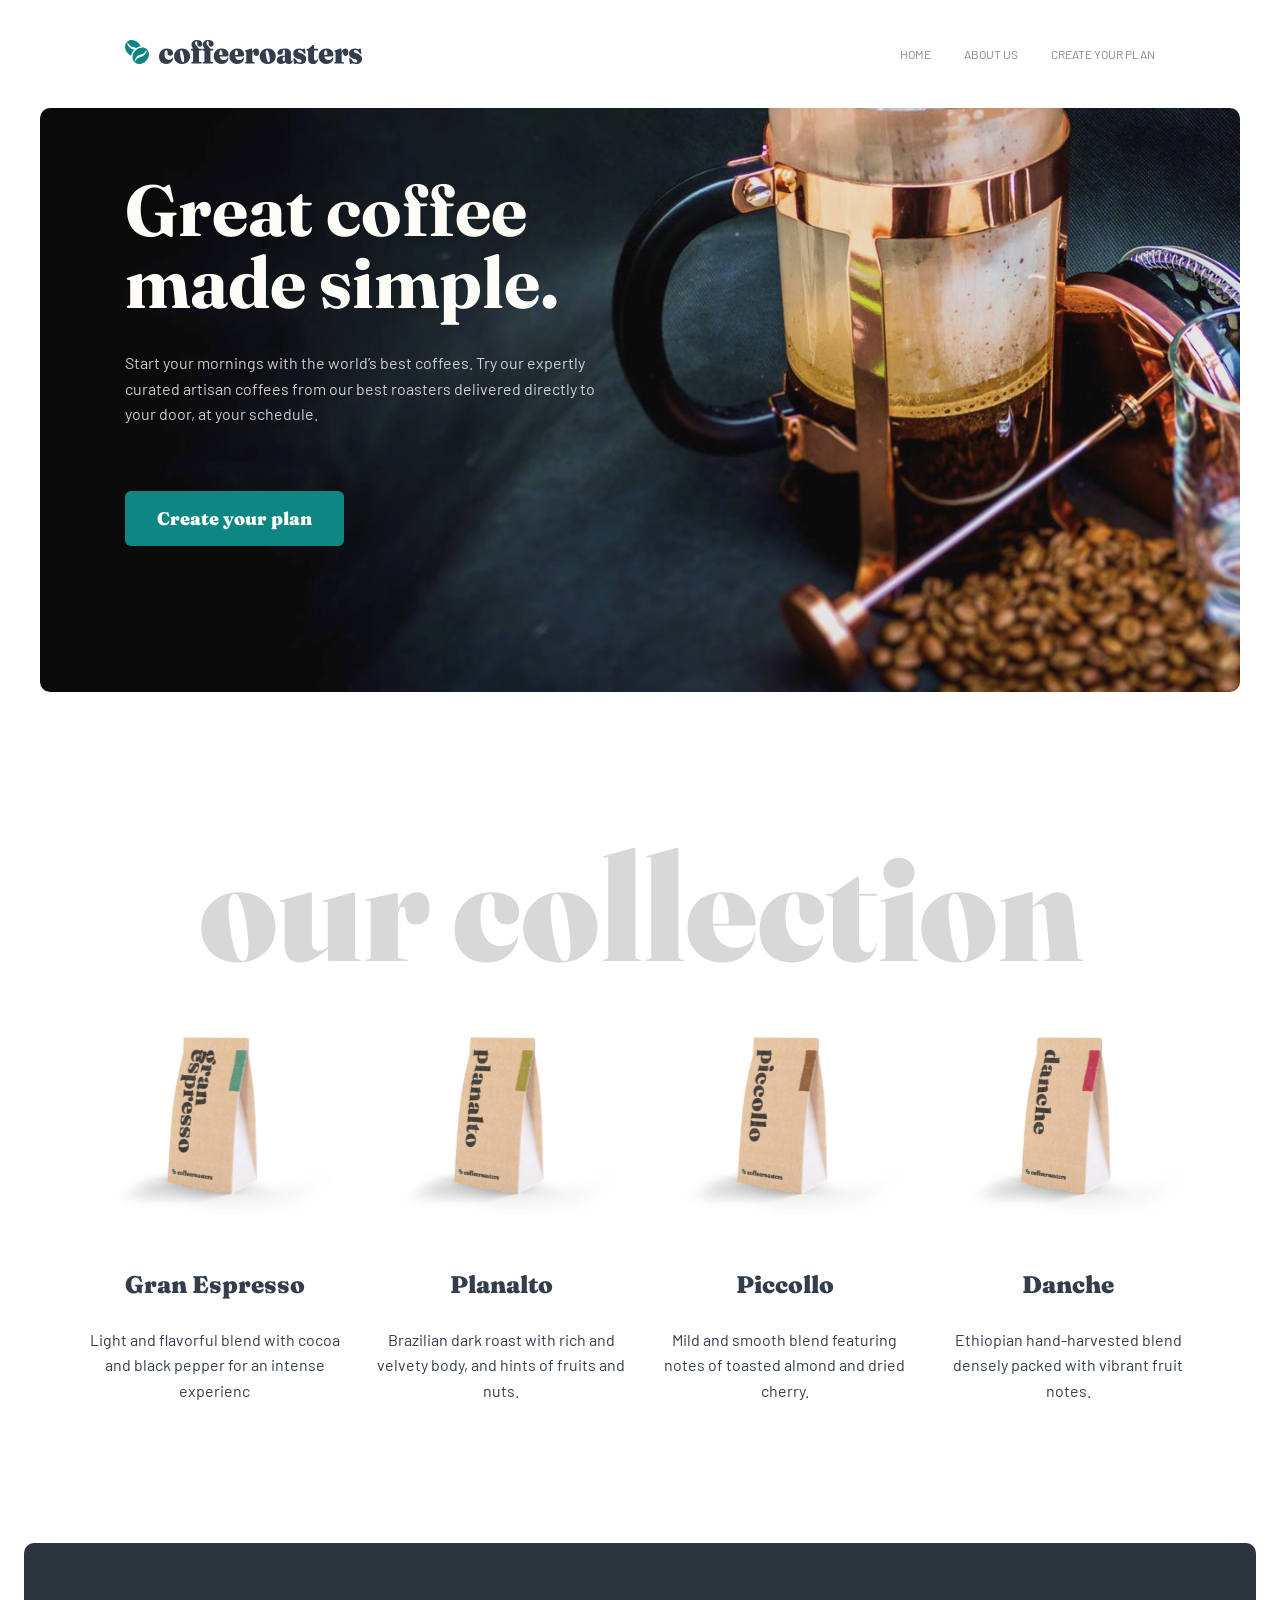
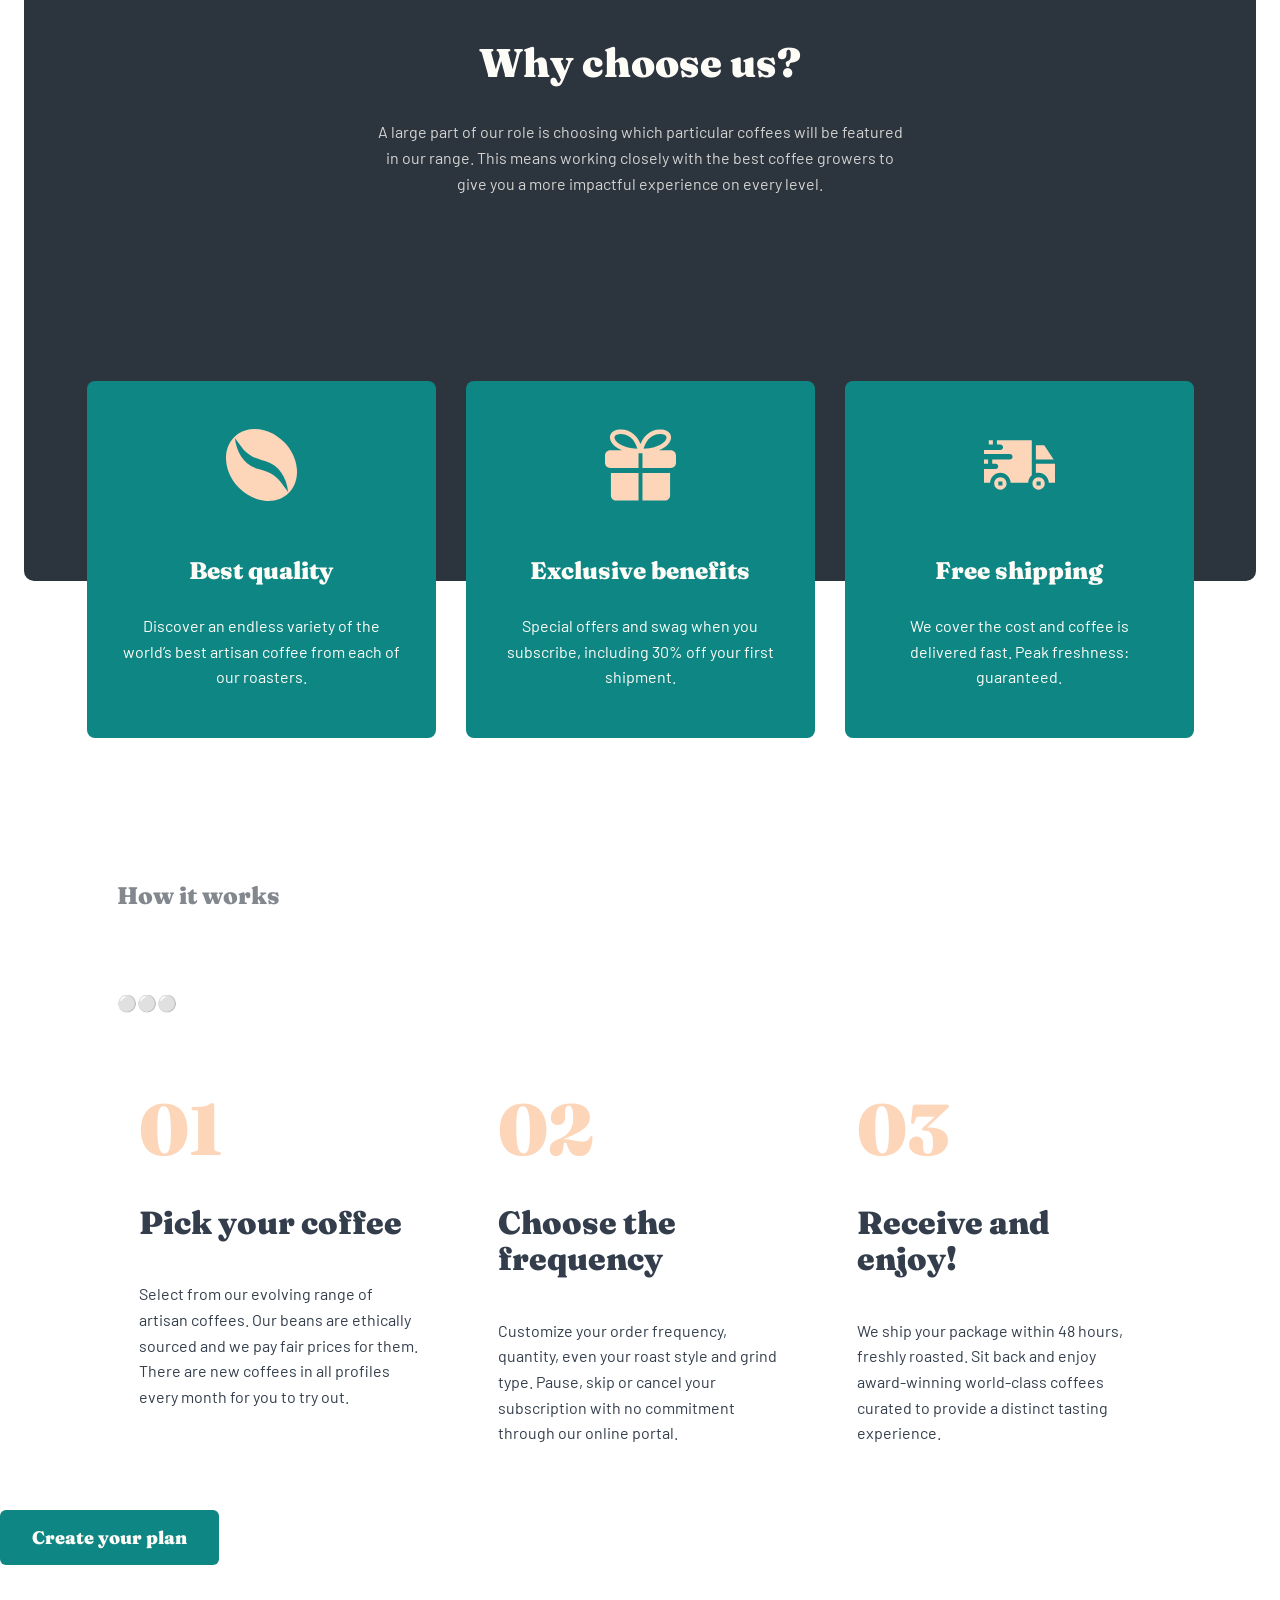
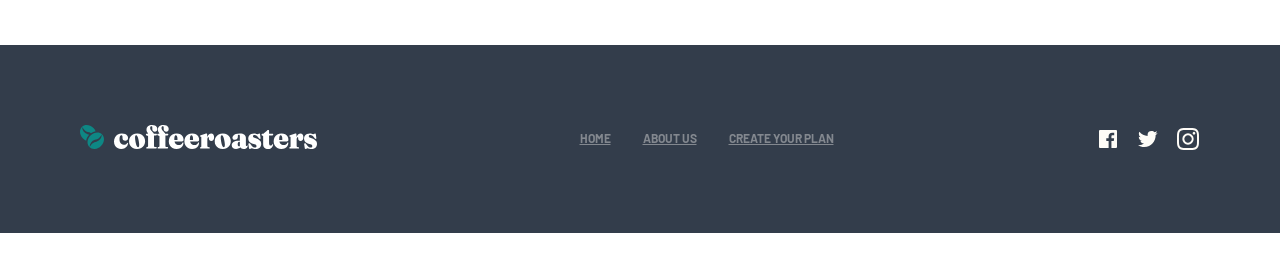
<file: index.Html>
<!DOCTYPE html>
<html lang="en">
<head>
    <meta charset="UTF-8">
    <meta name="viewport" content="width=device-width, initial-scale=1.0">
    <title>Document</title>
    <link rel="stylesheet" href="./styles/style.css">
</head>
<body>
    <header>
        <svg class="nav-icon" xmlns="http://www.w3.org/2000/svg" width="1.2em" height="1em" viewBox="0 0 1536 1280">
	<path d="M0 0h1536v1280H0z" fill="none" />
	<path fill="currentColor" d="M1536 1088v128q0 26-19 45t-45 19H64q-26 0-45-19t-19-45v-128q0-26 19-45t45-19h1408q26 0 45 19t19 45m0-512v128q0 26-19 45t-45 19H64q-26 0-45-19T0 704V576q0-26 19-45t45-19h1408q26 0 45 19t19 45m0-512v128q0 26-19 45t-45 19H64q-26 0-45-19T0 192V64q0-26 19-45T64 0h1408q26 0 45 19t19 45" />
</svg>
        <div class="logo">
            <img src="./images/Logo.svg" alt="logo">
        </div>
        <nav>
            <a href="">HOME</a>
            <a href="">ABOUT US</a>
            <a href="">CREATE YOUR PLAN</a>
        </nav>
    </header>
<section class="hero-section">
    <div class="hero-content">
        
    <h1> Great coffee made simple. </h1>
        <p> Start your mornings with the world’s best coffees. Try our expertly curated artisan coffees from our best roasters delivered directly to your door, at your schedule. </p>
    <button> Create your plan </button>
    </div>
</section>
<section class="collection-section">
        <h2 class="collection-title">our collection</h2>
        <div class="collection-item">
            <div class="collection-card">
             <img src="./images/Gran Espresso.svg" alt="Gran Espresso">
             <h3>Gran Espresso</h3>
             <p>Light and flavorful blend with cocoa and black pepper for an intense experienc</p>
            </div>
            <div class="collection-card">
             <img src="./images/Planalto.svg" alt="Planalto">
             <h3>Planalto</h3>
             <p>Brazilian dark roast with rich and velvety body, and hints of fruits and nuts.</p>
            </div>
            <div class="collection-card">
             <img src="./images/Piccollo.svg" alt="Piccollo">
             <h3>Piccollo</h3>
             <p>Mild and smooth blend featuring notes of toasted almond and dried cherry.</p>
            </div>
            <div class="collection-card">
             <img src="./images/Danche.svg" alt="Danche">
             <h3>Danche</h3>
             <p>Ethiopian hand-harvested blend densely packed with vibrant fruit notes.</p>
        </div>
    </section>
    <section class="section">
        <div class="header">
            <h2>Why choose us?</h2>
            <p>A large part of our role is choosing which particular coffees will be featured  in
                 our range. This means working closely with the best coffee growers to give you 
                 a more impactful experience on every level.</p>
        </div>
        <div class="cards">
        <div class="card">
            <img src="./images/Best quality.svg" alt="Best quality">
            <h3>Best quality</h3>
            <p>Discover an endless variety of the world’s best artisan coffee from each of our roasters.</p>
        </div>
        <div class="card">
            <img src="./images/Exclusive benefits.svg" alt="Exclusive benefits">
            <h3>Exclusive benefits</h3>
            <p>Special offers and swag when you subscribe, including 30% off your first shipment.</p>
        </div>
        <div class="card">
            <img src="./images/Free shipping.svg" alt="Free shipping">
            <h3>Free shipping</h3>
            <p>We cover the cost and coffee is delivered fast. Peak freshness: guaranteed.</p>
        </div>
        </div>
    </section>
    <section class="works-section">
        <div class="works">
          <h3>How it works</h3> 
        </div>
        <div class="steps-line">
            <span class="circle">⚪</span>
            <span class="circle">⚪</span>
            <span class="circle">⚪</span>
        </div>
        <div class="steps-container">
        <div class="details">
            <h2>01</h2>
            <h3>Pick your coffee</h3>
            <p>Select from our evolving range of artisan coffees. Our beans are ethically sourced and we pay fair prices for them. There are new coffees in all profiles every month for you to try out.</p>
        
        </div>
        <div class="details">
            <h2>02</h2>
            <h3>Choose the frequency</h3>
            <p>Customize your order frequency, quantity, even your roast style and grind type. Pause, skip or cancel your subscription with no commitment through our online portal.</p>
        </div>
        <div class="details">
            <h2>03</h2>
            <h3>Receive and enjoy!</h3>
            <p>We ship your package within 48 hours, freshly roasted. Sit back and enjoy award-winning world-class coffees curated to provide a distinct tasting experience.</p>
        </div>
        </div>
         <button>Create your plan</button>
    </section>
    <footer>
        <div class="logo">
            <img src="./images/Footer Logo.svg" alt="footer logo">
        </div>
        <nav>
            <a href="">HOME</a>
            <a href="">ABOUT US</a>
            <a href="">CREATE YOUR PLAN</a>
        </nav>
        <div class="icons">
            <svg xmlns="http://www.w3.org/2000/svg" width="1em" height="1em" viewBox="0 0 24 24">
	<path d="M0 0h24v24H0z" fill="none" />
	<path fill="currentColor" d="M20 3H4a1 1 0 0 0-1 1v16a1 1 0 0 0 1 1h8.615v-6.96h-2.338v-2.725h2.338v-2c0-2.325 1.42-3.592 3.5-3.592q1.05-.003 2.095.107v2.42h-1.435c-1.128 0-1.348.538-1.348 1.325v1.735h2.697l-.35 2.725h-2.348V21H20a1 1 0 0 0 1-1V4a1 1 0 0 0-1-1" />
</svg>
<svg xmlns="http://www.w3.org/2000/svg" width="1em" height="1em" viewBox="0 0 24 24">
	<path d="M0 0h24v24H0z" fill="none" />
	<path fill="currentColor" d="M19.633 7.997c.013.175.013.349.013.523c0 5.325-4.053 11.461-11.46 11.461c-2.282 0-4.402-.661-6.186-1.809c.324.037.636.05.973.05a8.07 8.07 0 0 0 5.001-1.721a4.04 4.04 0 0 1-3.767-2.793c.249.037.499.062.761.062c.361 0 .724-.05 1.061-.137a4.03 4.03 0 0 1-3.23-3.953v-.05c.537.299 1.16.486 1.82.511a4.02 4.02 0 0 1-1.796-3.354c0-.748.199-1.434.548-2.032a11.46 11.46 0 0 0 8.306 4.215c-.062-.3-.1-.611-.1-.923a4.026 4.026 0 0 1 4.028-4.028c1.16 0 2.207.486 2.943 1.272a8 8 0 0 0 2.556-.973a4.02 4.02 0 0 1-1.771 2.22a8 8 0 0 0 2.319-.624a8.7 8.7 0 0 1-2.019 2.083" />
</svg>
<svg xmlns="http://www.w3.org/2000/svg" width="1em" height="1em" viewBox="0 0 24 24">
	<path d="M0 0h24v24H0z" fill="none" />
	<path fill="currentColor" fill-rule="evenodd" d="M7.465 1.066C8.638 1.012 9.012 1 12 1s3.362.013 4.534.066s1.972.24 2.672.511c.733.277 1.398.71 1.948 1.27c.56.549.992 1.213 1.268 1.947c.272.7.458 1.5.512 2.67C22.988 8.639 23 9.013 23 12s-.013 3.362-.066 4.535c-.053 1.17-.24 1.97-.512 2.67a5.4 5.4 0 0 1-1.268 1.949c-.55.56-1.215.992-1.948 1.268c-.7.272-1.5.458-2.67.512c-1.174.054-1.548.066-4.536.066s-3.362-.013-4.535-.066c-1.17-.053-1.97-.24-2.67-.512a5.4 5.4 0 0 1-1.949-1.268a5.4 5.4 0 0 1-1.269-1.948c-.271-.7-.457-1.5-.511-2.67C1.012 15.361 1 14.987 1 12s.013-3.362.066-4.534s.24-1.972.511-2.672a5.4 5.4 0 0 1 1.27-1.948a5.4 5.4 0 0 1 1.947-1.269c.7-.271 1.5-.457 2.67-.511m8.98 1.98c-1.16-.053-1.508-.064-4.445-.064s-3.285.011-4.445.064c-1.073.049-1.655.228-2.043.379c-.513.2-.88.437-1.265.822a3.4 3.4 0 0 0-.822 1.265c-.151.388-.33.97-.379 2.043c-.053 1.16-.064 1.508-.064 4.445s.011 3.285.064 4.445c.049 1.073.228 1.655.379 2.043c.176.477.457.91.822 1.265c.355.365.788.646 1.265.822c.388.151.97.33 2.043.379c1.16.053 1.507.064 4.445.064s3.285-.011 4.445-.064c1.073-.049 1.655-.228 2.043-.379c.513-.2.88-.437 1.265-.822c.365-.355.646-.788.822-1.265c.151-.388.33-.97.379-2.043c.053-1.16.064-1.508.064-4.445s-.011-3.285-.064-4.445c-.049-1.073-.228-1.655-.379-2.043c-.2-.513-.437-.88-.822-1.265a3.4 3.4 0 0 0-1.265-.822c-.388-.151-.97-.33-2.043-.379m-5.85 12.345a3.669 3.669 0 0 0 4-5.986a3.67 3.67 0 1 0-4 5.986M8.002 8.002a5.654 5.654 0 1 1 7.996 7.996a5.654 5.654 0 0 1-7.996-7.996m10.906-.814a1.337 1.337 0 1 0-1.89-1.89a1.337 1.337 0 0 0 1.89 1.89" clip-rule="evenodd" />
</svg>
        </div>
    </footer>
</body>
</html>
</file>
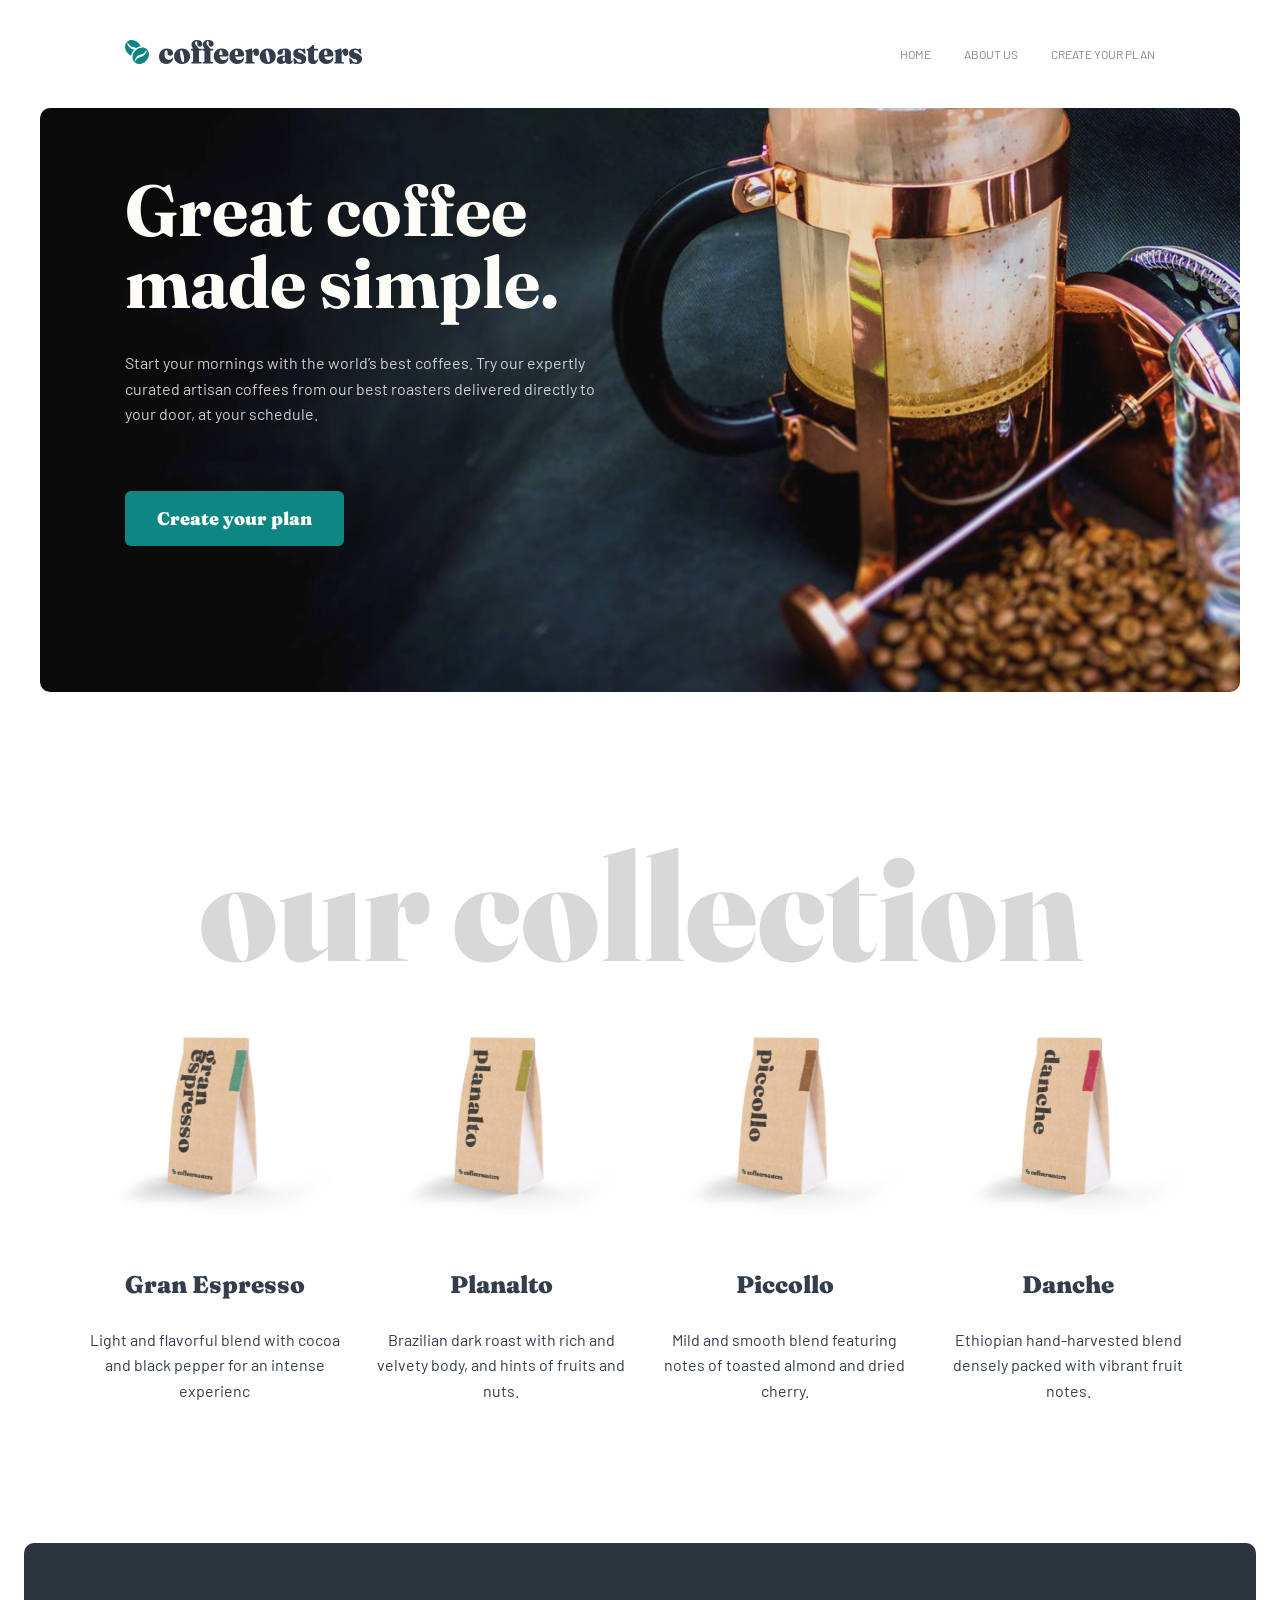
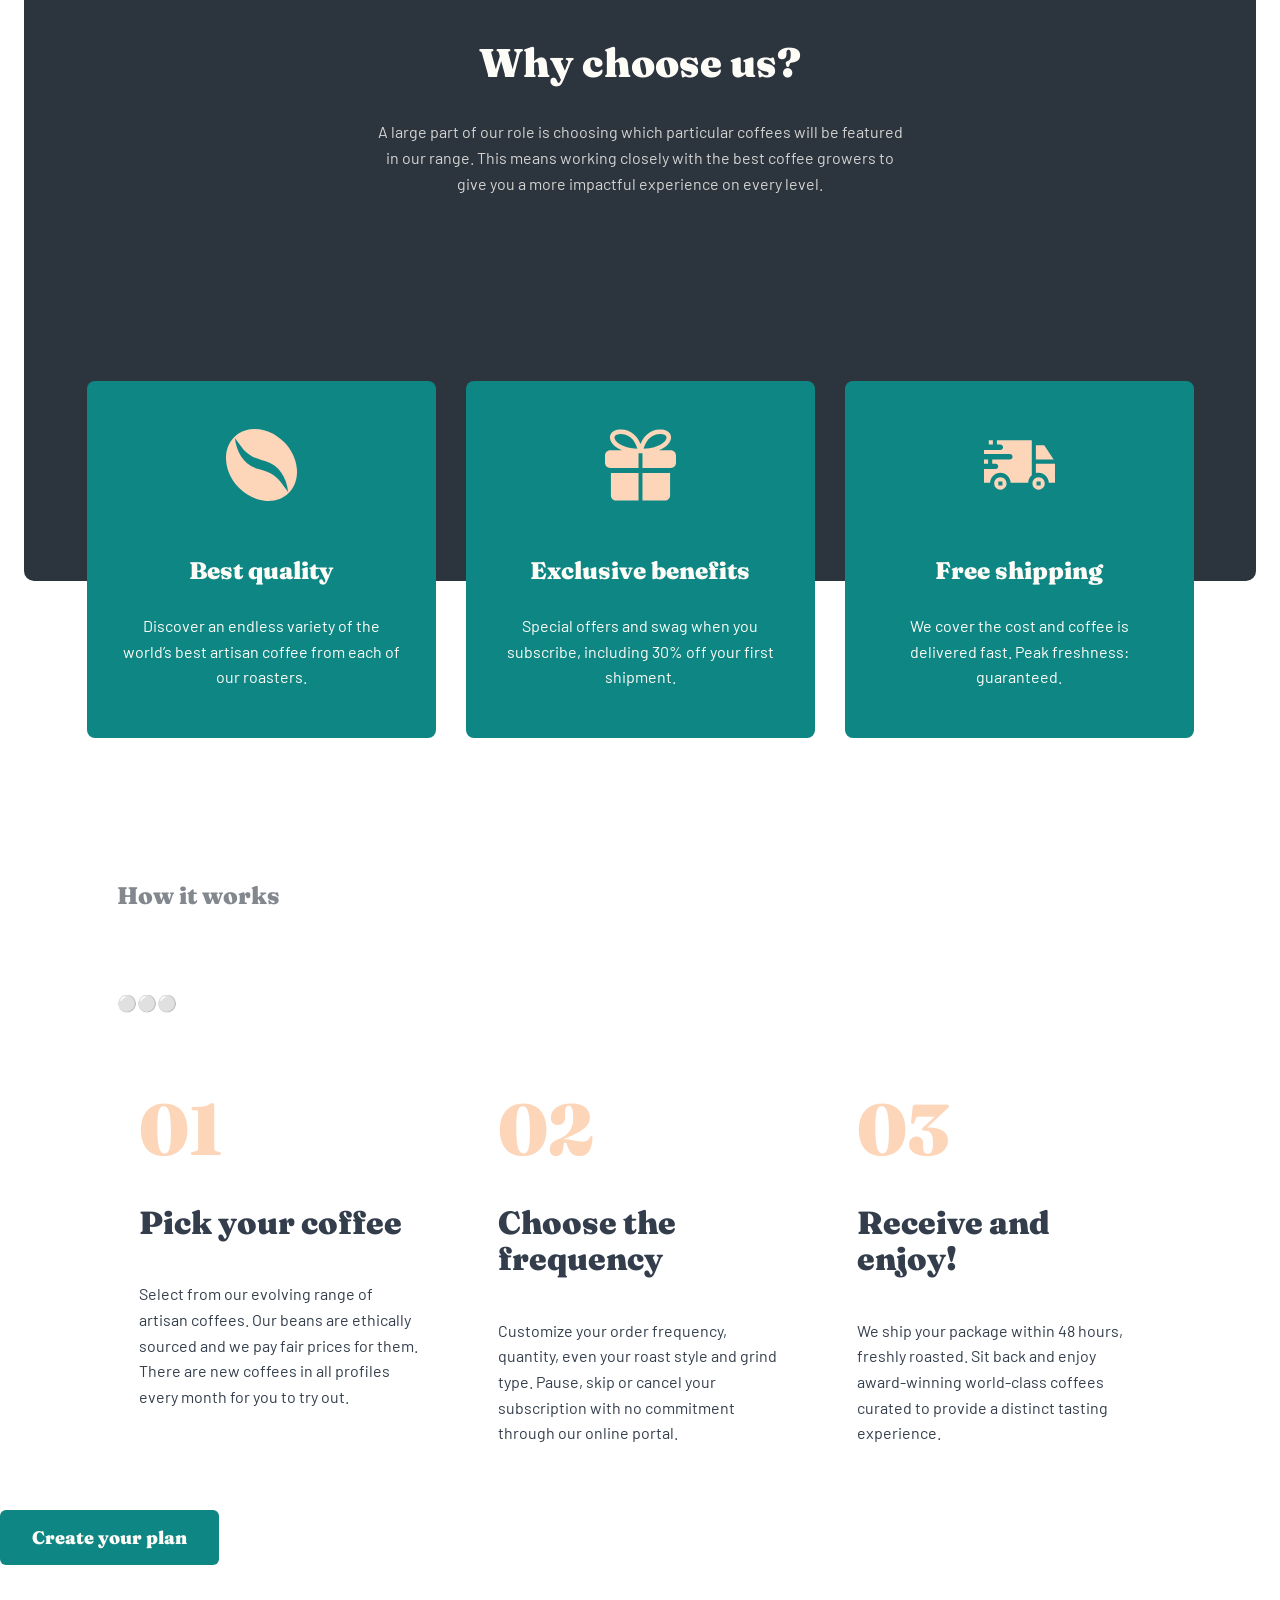
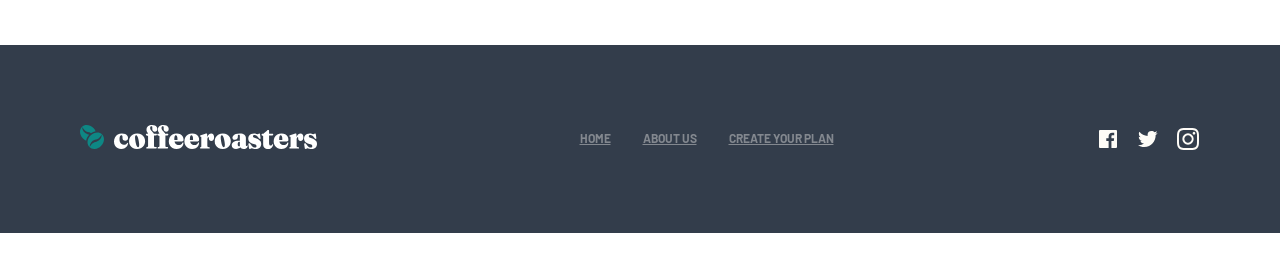
<file: index.html>
<!DOCTYPE html>
<html lang="en">
<head>
    <meta charset="UTF-8">
    <meta name="viewport" content="width=device-width, initial-scale=1.0">
    <title>Document</title>
    <link rel="stylesheet" href="./styles/style.css">
</head>
<body>
    <header>
        <svg class="nav-icon" xmlns="http://www.w3.org/2000/svg" width="1.2em" height="1em" viewBox="0 0 1536 1280">
	<path d="M0 0h1536v1280H0z" fill="none" />
	<path fill="currentColor" d="M1536 1088v128q0 26-19 45t-45 19H64q-26 0-45-19t-19-45v-128q0-26 19-45t45-19h1408q26 0 45 19t19 45m0-512v128q0 26-19 45t-45 19H64q-26 0-45-19T0 704V576q0-26 19-45t45-19h1408q26 0 45 19t19 45m0-512v128q0 26-19 45t-45 19H64q-26 0-45-19T0 192V64q0-26 19-45T64 0h1408q26 0 45 19t19 45" />
</svg>
        <div class="logo">
            <img src="./images/Logo.svg" alt="logo">
        </div>
        <nav>
            <a href="">HOME</a>
            <a href="">ABOUT US</a>
            <a href="">CREATE YOUR PLAN</a>
        </nav>
    </header>
<section class="hero-section">
    <div class="hero-content">
        
    <h1> Great coffee made simple. </h1>
        <p> Start your mornings with the world’s best coffees. Try our expertly curated artisan coffees from our best roasters delivered directly to your door, at your schedule. </p>
    <button> Create your plan </button>
    </div>
</section>
<section class="collection-section">
        <h2 class="collection-title">our collection</h2>
        <div class="collection-item">
            <div class="collection-card">
             <img src="./images/Gran Espresso.svg" alt="Gran Espresso">
             <h3>Gran Espresso</h3>
             <p>Light and flavorful blend with cocoa and black pepper for an intense experienc</p>
            </div>
            <div class="collection-card">
             <img src="./images/Planalto.svg" alt="Planalto">
             <h3>Planalto</h3>
             <p>Brazilian dark roast with rich and velvety body, and hints of fruits and nuts.</p>
            </div>
            <div class="collection-card">
             <img src="./images/Piccollo.svg" alt="Piccollo">
             <h3>Piccollo</h3>
             <p>Mild and smooth blend featuring notes of toasted almond and dried cherry.</p>
            </div>
            <div class="collection-card">
             <img src="./images/Danche.svg" alt="Danche">
             <h3>Danche</h3>
             <p>Ethiopian hand-harvested blend densely packed with vibrant fruit notes.</p>
        </div>
    </section>
    <section class="section">
        <div class="header">
            <h2>Why choose us?</h2>
            <p>A large part of our role is choosing which particular coffees will be featured  in
                 our range. This means working closely with the best coffee growers to give you 
                 a more impactful experience on every level.</p>
        </div>
        <div class="cards">
        <div class="card">
            <img src="./images/Best quality.svg" alt="Best quality">
            <h3>Best quality</h3>
            <p>Discover an endless variety of the world’s best artisan coffee from each of our roasters.</p>
        </div>
        <div class="card">
            <img src="./images/Exclusive benefits.svg" alt="Exclusive benefits">
            <h3>Exclusive benefits</h3>
            <p>Special offers and swag when you subscribe, including 30% off your first shipment.</p>
        </div>
        <div class="card">
            <img src="./images/Free shipping.svg" alt="Free shipping">
            <h3>Free shipping</h3>
            <p>We cover the cost and coffee is delivered fast. Peak freshness: guaranteed.</p>
        </div>
        </div>
    </section>
    <section class="works-section">
        <div class="works">
          <h3>How it works</h3> 
        </div>
        <div class="steps-line">
            <span class="circle">⚪</span>
            <span class="circle">⚪</span>
            <span class="circle">⚪</span>
        </div>
        <div class="steps-container">
        <div class="details">
            <h2>01</h2>
            <h3>Pick your coffee</h3>
            <p>Select from our evolving range of artisan coffees. Our beans are ethically sourced and we pay fair prices for them. There are new coffees in all profiles every month for you to try out.</p>
        
        </div>
        <div class="details">
            <h2>02</h2>
            <h3>Choose the frequency</h3>
            <p>Customize your order frequency, quantity, even your roast style and grind type. Pause, skip or cancel your subscription with no commitment through our online portal.</p>
        </div>
        <div class="details">
            <h2>03</h2>
            <h3>Receive and enjoy!</h3>
            <p>We ship your package within 48 hours, freshly roasted. Sit back and enjoy award-winning world-class coffees curated to provide a distinct tasting experience.</p>
        </div>
        </div>
         <button>Create your plan</button>
    </section>
    <footer>
        <div class="logo">
            <img src="./images/Footer Logo.svg" alt="footer logo">
        </div>
        <nav>
            <a href="">HOME</a>
            <a href="">ABOUT US</a>
            <a href="">CREATE YOUR PLAN</a>
        </nav>
        <div class="icons">
            <svg xmlns="http://www.w3.org/2000/svg" width="1em" height="1em" viewBox="0 0 24 24">
	<path d="M0 0h24v24H0z" fill="none" />
	<path fill="currentColor" d="M20 3H4a1 1 0 0 0-1 1v16a1 1 0 0 0 1 1h8.615v-6.96h-2.338v-2.725h2.338v-2c0-2.325 1.42-3.592 3.5-3.592q1.05-.003 2.095.107v2.42h-1.435c-1.128 0-1.348.538-1.348 1.325v1.735h2.697l-.35 2.725h-2.348V21H20a1 1 0 0 0 1-1V4a1 1 0 0 0-1-1" />
</svg>
<svg xmlns="http://www.w3.org/2000/svg" width="1em" height="1em" viewBox="0 0 24 24">
	<path d="M0 0h24v24H0z" fill="none" />
	<path fill="currentColor" d="M19.633 7.997c.013.175.013.349.013.523c0 5.325-4.053 11.461-11.46 11.461c-2.282 0-4.402-.661-6.186-1.809c.324.037.636.05.973.05a8.07 8.07 0 0 0 5.001-1.721a4.04 4.04 0 0 1-3.767-2.793c.249.037.499.062.761.062c.361 0 .724-.05 1.061-.137a4.03 4.03 0 0 1-3.23-3.953v-.05c.537.299 1.16.486 1.82.511a4.02 4.02 0 0 1-1.796-3.354c0-.748.199-1.434.548-2.032a11.46 11.46 0 0 0 8.306 4.215c-.062-.3-.1-.611-.1-.923a4.026 4.026 0 0 1 4.028-4.028c1.16 0 2.207.486 2.943 1.272a8 8 0 0 0 2.556-.973a4.02 4.02 0 0 1-1.771 2.22a8 8 0 0 0 2.319-.624a8.7 8.7 0 0 1-2.019 2.083" />
</svg>
<svg xmlns="http://www.w3.org/2000/svg" width="1em" height="1em" viewBox="0 0 24 24">
	<path d="M0 0h24v24H0z" fill="none" />
	<path fill="currentColor" fill-rule="evenodd" d="M7.465 1.066C8.638 1.012 9.012 1 12 1s3.362.013 4.534.066s1.972.24 2.672.511c.733.277 1.398.71 1.948 1.27c.56.549.992 1.213 1.268 1.947c.272.7.458 1.5.512 2.67C22.988 8.639 23 9.013 23 12s-.013 3.362-.066 4.535c-.053 1.17-.24 1.97-.512 2.67a5.4 5.4 0 0 1-1.268 1.949c-.55.56-1.215.992-1.948 1.268c-.7.272-1.5.458-2.67.512c-1.174.054-1.548.066-4.536.066s-3.362-.013-4.535-.066c-1.17-.053-1.97-.24-2.67-.512a5.4 5.4 0 0 1-1.949-1.268a5.4 5.4 0 0 1-1.269-1.948c-.271-.7-.457-1.5-.511-2.67C1.012 15.361 1 14.987 1 12s.013-3.362.066-4.534s.24-1.972.511-2.672a5.4 5.4 0 0 1 1.27-1.948a5.4 5.4 0 0 1 1.947-1.269c.7-.271 1.5-.457 2.67-.511m8.98 1.98c-1.16-.053-1.508-.064-4.445-.064s-3.285.011-4.445.064c-1.073.049-1.655.228-2.043.379c-.513.2-.88.437-1.265.822a3.4 3.4 0 0 0-.822 1.265c-.151.388-.33.97-.379 2.043c-.053 1.16-.064 1.508-.064 4.445s.011 3.285.064 4.445c.049 1.073.228 1.655.379 2.043c.176.477.457.91.822 1.265c.355.365.788.646 1.265.822c.388.151.97.33 2.043.379c1.16.053 1.507.064 4.445.064s3.285-.011 4.445-.064c1.073-.049 1.655-.228 2.043-.379c.513-.2.88-.437 1.265-.822c.365-.355.646-.788.822-1.265c.151-.388.33-.97.379-2.043c.053-1.16.064-1.508.064-4.445s-.011-3.285-.064-4.445c-.049-1.073-.228-1.655-.379-2.043c-.2-.513-.437-.88-.822-1.265a3.4 3.4 0 0 0-1.265-.822c-.388-.151-.97-.33-2.043-.379m-5.85 12.345a3.669 3.669 0 0 0 4-5.986a3.67 3.67 0 1 0-4 5.986M8.002 8.002a5.654 5.654 0 1 1 7.996 7.996a5.654 5.654 0 0 1-7.996-7.996m10.906-.814a1.337 1.337 0 1 0-1.89-1.89a1.337 1.337 0 0 0 1.89 1.89" clip-rule="evenodd" />
</svg>
        </div>
    </footer>
</body>
</html>
</file>
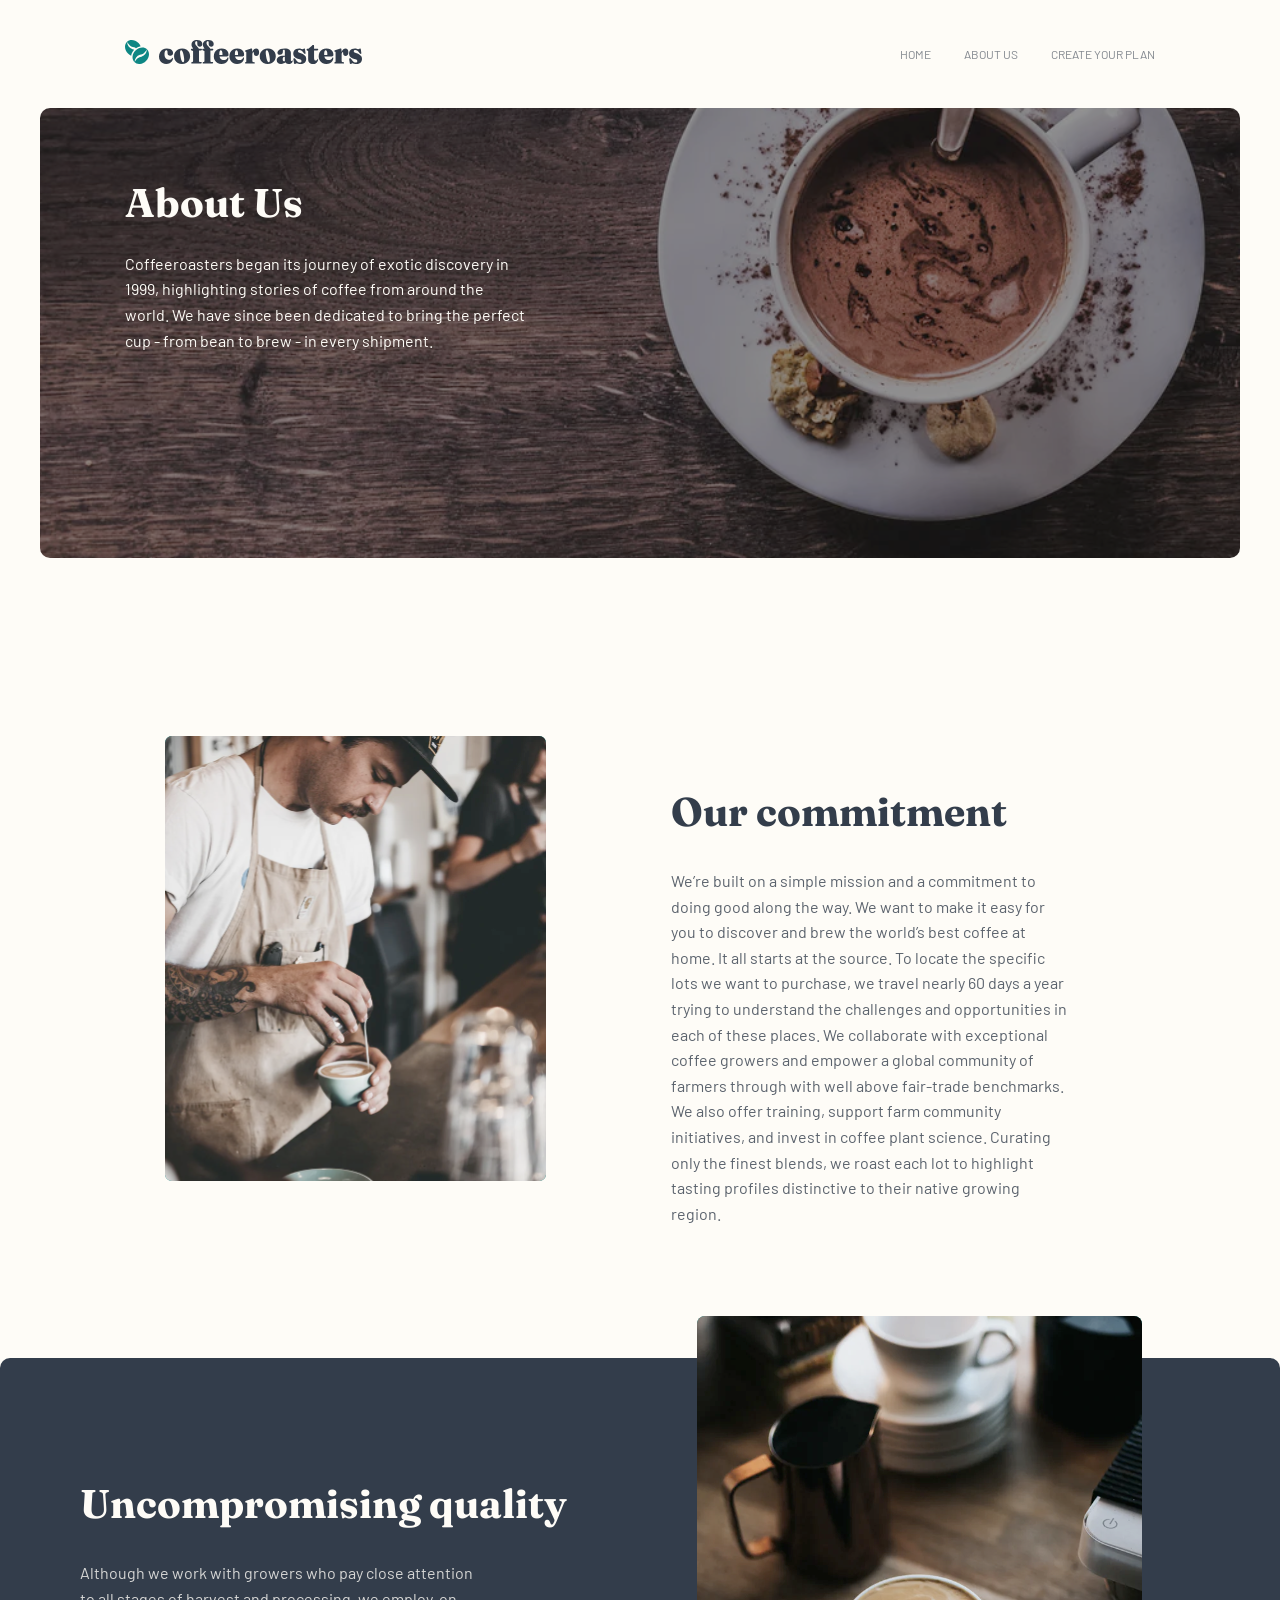
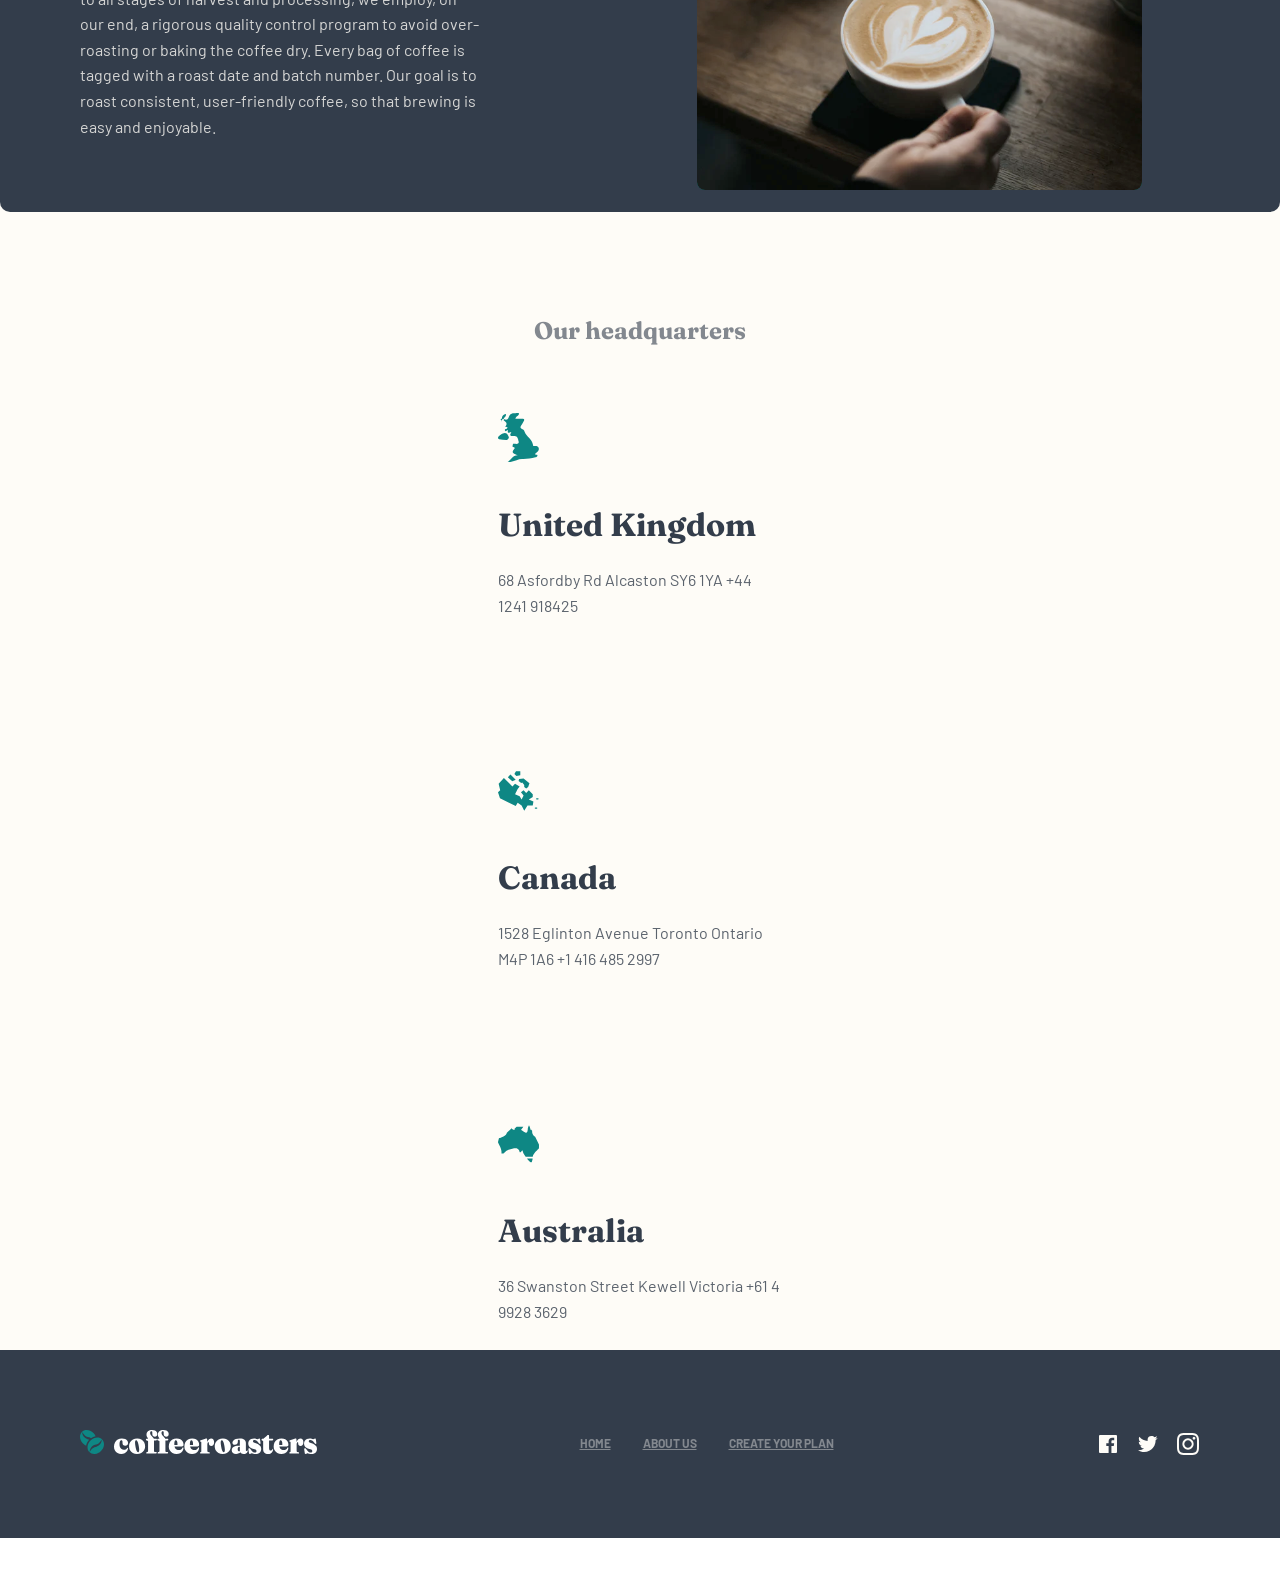
<file: about.html>
<!DOCTYPE html>
<html lang="en">
<head>
    <meta charset="UTF-8">
    <meta name="viewport" content="width=device-width, initial-scale=1.0">
    <title>Document</title>
    <link rel="stylesheet" href="./about.css">
</head>
<body>
    <section class="desktop-about">
     <header>
        <svg class="nav-icon" xmlns="http://www.w3.org/2000/svg" width="1.2em" height="1em" viewBox="0 0 1536 1280">
	<path d="M0 0h1536v1280H0z" fill="none" />
	<path fill="currentColor" d="M1536 1088v128q0 26-19 45t-45 19H64q-26 0-45-19t-19-45v-128q0-26 19-45t45-19h1408q26 0 45 19t19 45m0-512v128q0 26-19 45t-45 19H64q-26 0-45-19T0 704V576q0-26 19-45t45-19h1408q26 0 45 19t19 45m0-512v128q0 26-19 45t-45 19H64q-26 0-45-19T0 192V64q0-26 19-45T64 0h1408q26 0 45 19t19 45" />
</svg>
        <div class="logo">
            <img src="./images/Logo.svg" alt="logo">
        </div>
        <nav>
            <a href="index.Html">HOME</a>
            <a href="about.html">ABOUT US</a>
            <a href="">CREATE YOUR PLAN</a>
        </nav>
    </header>

    <section class="hero-section">
    <div class="heroo-content">
    <h1> About Us </h1>
        <p> Coffeeroasters began its journey of exotic discovery in 1999, highlighting stories of coffee from around the world. We have since been dedicated to bring the perfect cup - from bean to brew - in every shipment. </p>
    </div>
</section>

<section class="commitment-section">
    <img src="./images/Bitmap (1).svg" alt="Bitmap">
    <div class="commitment-text">
        <h3>Our commitment</h3>
        <p>We’re built on a simple mission and a commitment to doing good along the way. We want to make it easy for you to discover and brew the world’s best coffee at home. It all starts at the source. To locate the specific lots we want to purchase, we travel nearly 60 days a year trying to understand the challenges and opportunities in each of these places. We collaborate with exceptional coffee growers and empower a global community of farmers through with well above fair-trade benchmarks. We also offer training, support farm community initiatives, and invest in coffee plant science. Curating only the finest blends, we roast each lot to highlight tasting profiles distinctive to their native growing region.</p>
    </div>
</section>

<section class="quality-section">
    <div class="quality-text">
        <h3>Uncompromising quality</h3>
        <p>Although we work with growers who pay close attention to all stages of harvest and processing, we employ, on our end, a rigorous quality control program to avoid over-roasting or baking the coffee dry. Every bag of coffee is tagged with a roast date and batch number. Our goal is to roast consistent, user-friendly coffee, so that brewing is easy and enjoyable.</p>
    </div>
    <div class="quality-img">
        <img src="./images/coffee.svg" alt="coffee">
    </div>
</section>

<section class="headquarters-section">
        <h3>Our headquarters</h3>
    <div class="headquarters-locations">
        <div class="location-card">
            <img src="./images/UK Map.svg" alt="uk location">
            <h4>United Kingdom</h4>
            <p>68  Asfordby Rd
               Alcaston
               SY6 1YA
               +44 1241 918425</p>
        </div>
        <div class="location-card">
            <img src="./images/Canada Map.svg" alt="Canada">
            <h4>Canada</h4>
            <p>1528  Eglinton Avenue
               Toronto
               Ontario M4P 1A6
               +1 416 485 2997</p>
        </div>
        <div class="location-card">
            <img src="./images/Australia Map.svg" alt="Australia">
            <h4>Australia</h4>
            <p>36 Swanston Street
               Kewell
               Victoria
               +61 4 9928 3629</p>
        </div>
    </div>
</section>
<footer>
        <div class="logo">
            <img src="./images/Footer Logo.svg" alt="footer logo">
        </div>
        <nav>
            <a href="">HOME</a>
            <a href="">ABOUT US</a>
            <a href="">CREATE YOUR PLAN</a>
        </nav>
        <div class="icons">
            <svg xmlns="http://www.w3.org/2000/svg" width="1em" height="1em" viewBox="0 0 24 24">
	<path d="M0 0h24v24H0z" fill="none" />
	<path fill="currentColor" d="M20 3H4a1 1 0 0 0-1 1v16a1 1 0 0 0 1 1h8.615v-6.96h-2.338v-2.725h2.338v-2c0-2.325 1.42-3.592 3.5-3.592q1.05-.003 2.095.107v2.42h-1.435c-1.128 0-1.348.538-1.348 1.325v1.735h2.697l-.35 2.725h-2.348V21H20a1 1 0 0 0 1-1V4a1 1 0 0 0-1-1" />
</svg>
<svg xmlns="http://www.w3.org/2000/svg" width="1em" height="1em" viewBox="0 0 24 24">
	<path d="M0 0h24v24H0z" fill="none" />
	<path fill="currentColor" d="M19.633 7.997c.013.175.013.349.013.523c0 5.325-4.053 11.461-11.46 11.461c-2.282 0-4.402-.661-6.186-1.809c.324.037.636.05.973.05a8.07 8.07 0 0 0 5.001-1.721a4.04 4.04 0 0 1-3.767-2.793c.249.037.499.062.761.062c.361 0 .724-.05 1.061-.137a4.03 4.03 0 0 1-3.23-3.953v-.05c.537.299 1.16.486 1.82.511a4.02 4.02 0 0 1-1.796-3.354c0-.748.199-1.434.548-2.032a11.46 11.46 0 0 0 8.306 4.215c-.062-.3-.1-.611-.1-.923a4.026 4.026 0 0 1 4.028-4.028c1.16 0 2.207.486 2.943 1.272a8 8 0 0 0 2.556-.973a4.02 4.02 0 0 1-1.771 2.22a8 8 0 0 0 2.319-.624a8.7 8.7 0 0 1-2.019 2.083" />
</svg>
<svg xmlns="http://www.w3.org/2000/svg" width="1em" height="1em" viewBox="0 0 24 24">
	<path d="M0 0h24v24H0z" fill="none" />
	<path fill="currentColor" fill-rule="evenodd" d="M7.465 1.066C8.638 1.012 9.012 1 12 1s3.362.013 4.534.066s1.972.24 2.672.511c.733.277 1.398.71 1.948 1.27c.56.549.992 1.213 1.268 1.947c.272.7.458 1.5.512 2.67C22.988 8.639 23 9.013 23 12s-.013 3.362-.066 4.535c-.053 1.17-.24 1.97-.512 2.67a5.4 5.4 0 0 1-1.268 1.949c-.55.56-1.215.992-1.948 1.268c-.7.272-1.5.458-2.67.512c-1.174.054-1.548.066-4.536.066s-3.362-.013-4.535-.066c-1.17-.053-1.97-.24-2.67-.512a5.4 5.4 0 0 1-1.949-1.268a5.4 5.4 0 0 1-1.269-1.948c-.271-.7-.457-1.5-.511-2.67C1.012 15.361 1 14.987 1 12s.013-3.362.066-4.534s.24-1.972.511-2.672a5.4 5.4 0 0 1 1.27-1.948a5.4 5.4 0 0 1 1.947-1.269c.7-.271 1.5-.457 2.67-.511m8.98 1.98c-1.16-.053-1.508-.064-4.445-.064s-3.285.011-4.445.064c-1.073.049-1.655.228-2.043.379c-.513.2-.88.437-1.265.822a3.4 3.4 0 0 0-.822 1.265c-.151.388-.33.97-.379 2.043c-.053 1.16-.064 1.508-.064 4.445s.011 3.285.064 4.445c.049 1.073.228 1.655.379 2.043c.176.477.457.91.822 1.265c.355.365.788.646 1.265.822c.388.151.97.33 2.043.379c1.16.053 1.507.064 4.445.064s3.285-.011 4.445-.064c1.073-.049 1.655-.228 2.043-.379c.513-.2.88-.437 1.265-.822c.365-.355.646-.788.822-1.265c.151-.388.33-.97.379-2.043c.053-1.16.064-1.508.064-4.445s-.011-3.285-.064-4.445c-.049-1.073-.228-1.655-.379-2.043c-.2-.513-.437-.88-.822-1.265a3.4 3.4 0 0 0-1.265-.822c-.388-.151-.97-.33-2.043-.379m-5.85 12.345a3.669 3.669 0 0 0 4-5.986a3.67 3.67 0 1 0-4 5.986M8.002 8.002a5.654 5.654 0 1 1 7.996 7.996a5.654 5.654 0 0 1-7.996-7.996m10.906-.814a1.337 1.337 0 1 0-1.89-1.89a1.337 1.337 0 0 0 1.89 1.89" clip-rule="evenodd" />
</svg>
        </div>
    </footer>
    </section>
</body>
</html>
</file>
<file: styles/style.css>
@import url('https://fonts.googleapis.com/css2?family=Barlow:ital,wght@0,100;0,200;0,300;0,400;0,500;0,600;0,700;0,800;0,900;1,100;1,200;1,300;1,400;1,500;1,600;1,700;1,800;1,900&display=swap');
@import url('https://fonts.googleapis.com/css2?family=Fraunces:ital,opsz,wght@0,9..144,100..900;1,9..144,100..900&display=swap');
*{
    padding: 0%;
    margin: 0%;
    box-sizing: border-box;
}

.desktop-home{
    background-color: #FEFCF7;
    max-width: 1440px;
    max-width: 2673px;
    flex-direction: column;
}

header{
    width: calc(100% - 80px);
    margin: 0 auto;
    display: flex;
    align-items: center;
    justify-content: space-between;
    padding: 40px 85px;
    
    .nav-icon{
        display: none;
    }

    nav{
        display: flex;
        align-items: center;
        gap: 33px;
    }

    a{
        text-decoration: none;
        font-size: 12px;
        font-family: "Barlow", sans-serif;
        color: #83888F;
 
    }
}

.hero-section {
   background-image:url("../images/hero.svg") ;
   background-position: center;
   display: flex;
   align-items: center;
   width: calc(100% - 80px);
   max-width: 1270px;
   height: 584px;
   border-radius: 10px;
   padding-left: 85px;
   margin: 0 auto;
   margin-bottom: 140px;

h1{
    color: #FEFCF7;
    font-family: "Fraunces", serif;    
    font-size: 72px;
    margin-bottom: 32px;
    max-width: 493px;
    line-height: 100%;
    
}

p{
    color: #FEFCF7;
    font-family: "Barlow", sans-serif;
    font-size: 16px;
    max-width: 493px;
    line-height: 160%;
    margin-bottom: 48px;
    opacity: 0.8;
}

button{
    background-color:#0E8784;
    border-radius:  6px;
    border: none;
    font-family: "Fraunces", serif;
    font-size: 18px;
    color: #FEFCF7;
    padding: 16px 32px;
    font-weight: 900;
}

}


 .collection-section{
    max-width: 1110px;
    margin: 100px auto 0 auto;
    text-align: center;
    margin-bottom: 140px;

    

 .collection-title{
    font-family: "Fraunces", serif;
    font-size: 150px;
    color: black;
    font-weight: 900;
    text-transform: lowercase;
    opacity: 0.15;

}
 }

.collection-item{
    display: flex;
    align-items: center;
    justify-content: space-between;
    gap: 30px;
    
    


img{
    width: 253.5px;
    margin-bottom: 48px;

}

h3{
    font-family: "Fraunces", serif;
    font-size: 24px;
    font-weight: 900;
    line-height: 150%;
    color: #333D4B;
    margin-bottom: 24px;
    
}

p{
 font-family: "Barlow", sans-serif;
 font-size: 16px;
 font-weight: 400;
 line-height: 160%;
 color: #333D4B;
}
}

.section{
   max-width: 1280px;
   margin: 100px auto 0 auto;
   position: relative;
   padding: 0 24px;
   margin-bottom: 140px;
   

   .header{
    background-color: #2c343e;
    border-radius: 10px;
    text-align: center;
    padding: 96px 0 321px 0;
   }

   h2{
    font-family: "Fraunces", serif;
    font-size: 40px;
    font-weight: 900;
    line-height: 120%;
    color: #FEFCF7;
    margin-bottom: 32px;
   }

   .header p{
    font-family: "Barlow", sans-serif;
    font-size: 16px;
    font-weight: 400;
    line-height: 160%;
    color: #FEFCF7;
   max-width: 540px;
   margin: 0 auto 64px auto;
   text-align: center; 
    opacity: 0.8;
   }

   .cards{
    display: flex;
    justify-content: center;
    gap: 30px;
    max-width: 1110px;
    margin: 0 auto;
    position: relative;

   
   }

   .card{
    background-color: #0E8784;
    border-radius: 8px;
    padding: 48px 32px;
    text-align: center;
    flex-direction: column;
    margin-top: -200px;
   }

   img{
    width: 71px;
    height: 72px;
    margin-bottom: 48px;
}

   h3{
    font-family: "Fraunces", serif;
    font-size: 24px;
    font-weight: 900;
    line-height: 150%;
    color: #FEFCF7;
    margin-bottom: 24px;
    
   }

   p{
    font-family: "Barlow", sans-serif;
    font-size: 16px;
    font-weight: 400;
    line-height: 160%;
    color: #FEFCF7;
    margin-bottom: 48px;
    max-width: 285px;
    margin: 0 auto;
   }

   
}

.work-section{
    max-width: 1110px;
    margin: 0 auto;
    padding: 0 24px
}

 .works h3{
    font-family: "Fraunces", serif;
    font-size: 24px;
    font-weight: 900;
    line-height: 150%;
    color: #83888F;
    margin-bottom: 80px;
    max-width: 1047px;
    margin: 0 auto 80px auto;
    }

 .steps-line{
    display: flex;
    align-items: flex-start;
    margin-bottom: 80px;
    max-width: 1047px;
    margin: 0 auto 80px auto;
    }
    .steps-container{
    display: flex ;
    justify-content: center;
    align-items: flex-start;
    gap: 30px;
    max-width: 1047px;
    margin: 0 auto;
    position: relative;
    
     
    }

     .details{
    width: 285px;
    margin: 0 auto;
    }

     h2{
    font-family: "Fraunces", serif;
    font-size: 72px;
    font-weight: 900;
    line-height: 100%;
    color: #FDD6BA;
    margin-bottom: 40px;
    }
     h3{
    font-family: "Fraunces", serif;
    font-size: 32px;
    font-weight: 900;
    line-height: 114%;
    color: #333D4B;
    margin-bottom: 40px;
     }

     p{
    font-family: "Barlow", sans-serif;
    font-size: 16px;
    font-weight: 400;
    line-height: 160%;
    color: #333D4B;
     }

    button{
    background-color: #0E8784;
    border-radius:  6px;
    border: none;
    font-family: "Fraunces", serif;
    font-size: 18px;
    font-weight: 900;
    color: #FEFCF7;
    padding: 16px 32px;
    display: block;
    margin-top: 64px;
    margin-bottom: 80px;
    cursor: pointer;
    }
   
   footer{
   max-width: 1280px;
    margin-bottom: 40px;
    display: flex;
    align-items: center;
    justify-content: space-between;
    padding:  80px;
    margin: 0 auto;
    margin-bottom: 40px;
    background-color:#333D4B;

    nav{
    display: flex;
    align-items: center;
     gap: 32px;
   }

   a{
     font-family: "Barlow", sans-serif;
    font-size: 12px;
    font-weight: 700;
    line-height: 130%;
    color: #83888F;
   }

   .icons{
    color: #FEFCF7;
    gap: 16px;
    display: flex;
    align-items: center;
    
    
   }

   .icons svg{
    width: 24px;
    height: 24px;
   }

}

@media (max-width: 992px){
    header{
         padding: 40px 32px;
    }
   
    .hero-section{
        padding-left: 32px;
        padding-right: 32px;
        margin-bottom: 80px;

       p{
        font-size: 16px;
        max-width: 400px;
       }
    }

    .collection-section{
        max-width: 704px;
        margin-top: 80px;
        margin-bottom: 80px;

    .collection-title{
        font-size: 90px;
    }
}

    .collection-item{
        display: flex;
        flex-direction: column;

        .collection-card{
            display: flex;
            flex-direction: row;
            align-items: center;
        }
    
      img{
        width: 254px;
        margin-bottom: 24px;
      }
     h3{
        font-size: 24px;
        max-width: 900px;
        line-height: 150%;
        
     }
     p{
        font-size: 16px;
        max-width: 400px;
     }
    }
    .section{
        padding: 32px;
        margin-bottom: 80px;

        h2{
            font-size: 40px;
        }
       .header p{
        font-size: 16px;
       }
     .cards {
    display: flex;
    flex-direction: column;
    align-items: center;
    max-width: 600px;
    margin: -200px auto 0 auto; 
    position: relative;
  }

  
  .card {
    padding: 40px 32px;
    text-align: center;
    width: 100%;
    margin-top: 0;
  }
    }
}

@media (max-width: 768px){
    header{
    padding: 24px 16px;

    .nav-icon{
        display: block;
        order: 2;
    }

    nav{
        display: none;
    }
    }
     .hero-section{
        padding-left: 16px;
        padding-right: 16px;
        margin-bottom: 80px;
        display: flex;
        align-items: center;
        flex-direction: column;
        justify-content: center;
        text-align: center;
        
       h1{
        text-align: center;
         margin-left: auto;
        margin-right: auto;
        
       }
       p{
        font-size: 16px;
        max-width: 400px;
        text-align: center;
        margin-left: auto;
        margin-right: auto;
        
       }
       button{
        text-align: center;
        margin-left: auto;
        margin-right: auto;
       }
      
    }
    .collection-section{
        max-width: 343px;
        margin-top: 80px;
        margin-bottom: 80px;

    .collection-title{
        font-size: 50px;
        width: 343px;
    }
}

    .collection-item{
        display: flex;
        flex-direction: column;
        text-align: center;
         margin-left: auto;
        margin-right: auto;

        .collection-card{
            display: flex;
            flex-direction: column;
            align-items: center;
            text-align: center;
         margin-left: auto;
        margin-right: auto;
        margin-bottom: 32px;
        }
    
      img{
        width: 254px;
        margin-bottom: 24px;
        text-align: center;
         margin-left: auto;
        margin-right: auto;
      }
     h3{
        font-size: 24px;
        max-width: 900px;
        line-height: 150%;
        text-align: center;
         margin-left: auto;
        margin-right: auto;
        
     }
     p{
        font-size: 16px;
        max-width: 400px;
        text-align: center;
         margin-left: auto;
        margin-right: auto;
     }
    }
    .section{
        padding: 32px;
        margin-bottom: 80px;

        h2{
            font-size: 40px;
        }
       .header p{
        font-size: 16px;
       }
     .cards {
    display: flex;
    flex-direction: column;
    align-items: center;
    max-width: 600px;
    margin: -200px auto 0 auto; 
    position: relative;
  }

  
  .card {
    padding: 40px 32px;
    text-align: center;
    width: 100%;
    margin-top: 0;
  }
    }

    .work-section{
    width: 100%;
    margin: 0 auto;
    padding: 0 24px;
    text-align: center;
    
    
}

 .works h3{
   
    font-size: 24px;
    font-weight: 900;
    text-align: center;
    margin-left: auto;
    margin-right: auto;
    }

 .steps-line{
    display: flex;
    align-items: center;
    text-align: center;
    margin-left: auto;
    margin-right: auto;
    }
    .steps-container{
    display: flex ;
    justify-content: center;
    align-items: center;
    flex-direction: column;
    margin-left: auto;
    margin-right: auto;
    
     
    }

     .details{
    width: 285px;
    margin: 0 auto;
    }

     h2{
    font-size: 72px;
    font-weight: 900;
    text-align: center;
    margin-left: auto;
    margin-right: auto;
    max-width: 100%;
    }
     h3{
    font-size: 32px;
    font-weight: 900;
    text-align: center;
    margin-left: auto;
    margin-right: auto;
    max-width: 100%;
     }

     p{
        font-size: 16px;
        max-width: 400px;
      text-align: center;
         margin-left: auto;
        margin-right: auto;
        max-width: 100%;
     }

    button{
      display: block;
      margin-top: 32px;
      margin-bottom: 40px;
         margin-left: auto;
        margin-right: auto;
    }
   
footer{
    display: flex;
    align-items: center;
    justify-content: center;
    flex-direction: column;
    padding: 16px;
    text-align: center;
    

    nav{
    display: flex;
    align-items: center;
    gap: 20px;
    margin-top: 24px;
    margin-bottom: 24px;
    
   }

   .icons{
    display: flex;
    align-items: center;
    justify-content: center;
    gap: 2px;
    margin-bottom: 42px;
    
   }
}
}
</file>
<file: about.css>
@import url('https://fonts.googleapis.com/css2?family=Barlow:ital,wght@0,100;0,200;0,300;0,400;0,500;0,600;0,700;0,800;0,900;1,100;1,200;1,300;1,400;1,500;1,600;1,700;1,800;1,900&display=swap');
@import url('https://fonts.googleapis.com/css2?family=Fraunces:ital,opsz,wght@0,9..144,100..900;1,9..144,100..900&display=swap');
*{
    padding: 0%;
    margin: 0%;
    box-sizing: border-box;
}

.desktop-about{
    background-color: #FEFCF7;
    max-width: 1440px;
    max-width: 2673px;
    flex-direction: column;
}

    header{
    width: calc(100% - 80px);
    margin: 0 auto;
    display: flex;
    align-items: center;
    justify-content: space-between;
    padding: 40px 85px;
    
    .nav-icon{
        display: none;
    }

    nav{
        display: flex;
        align-items: center;
        gap: 33px;
    }

    a{
        text-decoration: none;
        font-size: 12px;
        font-family: "Barlow", sans-serif;
        color: #83888F;
 
    }
}

.hero-section {
   background-image:url("./images/About\ Image.svg") ;
   background-position: center;
   display: flex;
   align-items: center;
   width: calc(100% - 80px);
   max-width: 1280px;
   height: 450px;
   border-radius: 10px;
   padding-left: 85px;
   margin: 0 auto;
   margin-bottom: 140px;

   .hero-content{
    max-width: 445px;
    height: 176px;
   }
   
h1{
    color: #FEFCF7;
    font-family: "Fraunces", serif;    
    font-size: 40px;
    margin-bottom: 24px;
    max-width: 445px;
    line-height: 120%;
    
}

p{
    color: #FEFCF7;
    font-family: "Barlow", sans-serif;
    font-size: 16px;
    max-width: 400px;
    line-height: 160%;
    margin-bottom: 134px;
    
}}

.commitment-section{
    max-width: 1110px;
    height: 520px;
    margin-bottom: 140px;
    display: flex;
    align-items: center;
    padding-left: 165px;
    gap: 125px;
    

    img{
        max-height: 445px;
        height: 520px;
        
    }

    .commitment-text{
        max-width: 540px;
        height: 340px;
        justify-content: space-between;
    }

    h3{
       color: #333D4B;
       font-family: "Fraunces", serif;    
       font-size: 40px;
       margin-bottom: 32px;
       max-width: 900px;
       line-height: 120%;

    }
    p{
    color: #333D4B;
    font-family: "Barlow", sans-serif;
    font-size: 16px;
    max-width: 400px;
    line-height: 160%;
    margin-bottom: 90px;
    opacity: 0.8;
    }
}

.quality-section{
    background-color:#333D4B;
    max-width: 1280px;
    height: 454px;
    display: flex;
    align-items: center;
    padding: 140px 80px;
    border-radius: 10px;
    margin-bottom: 140px;
    margin: 0 auto;
    gap: 130px;

    .quality-text{
    max-width: 540px;
    height: 210px;
    justify-content: space-between;
    }

    h3{
       color: #FEFCF7;
       font-family: "Fraunces", serif;    
       font-size: 40px;
       max-width: 900px;
       line-height: 120%;
       margin-bottom: 32px;

    }

    p{
    color: #FEFCF7;
    font-family: "Barlow", sans-serif;
    font-size: 16px;
    max-width: 400px;
    line-height: 160%;
    margin-bottom: 112px;
    opacity: 0.8;
    }

    .quality-img{
   max-width: 445px;
    height: 474px;
    margin-bottom: 65px;
    }
}

.headquarters-section{
    max-width: 1045px;
    height: 357px;
    display: flex;
    flex-direction: column;
    margin-bottom: 141px;
    margin: 140px  auto ;
    padding-left: 197.5;
   
    h3 {
       color: #83888F;
       font-family: "Fraunces", serif;    
       font-size: 24px;
       margin-bottom: 64px;
       max-width: 900px;
       line-height: 150%;

    }

    .headquarters-locations{
    max-width: 1045px;
    height: 357px;
    display: flex;
    align-items: center;
     gap: 96px;
     
    }

    .location-card{
    width: 285px;
    height: 257px;
    padding-left: 195.5;
    
   
    }

    img{
        width: 41px;
        height: 50px;
        margin-bottom: 40px;
    }

    h4{
       color: #333D4B;
       font-family: "Fraunces", serif;    
       font-size: 32px;
       margin-bottom: 24px;
       max-width: 900px;
       line-height: 114%;
    }

    p{
    color: #333D4B;
    font-family: "Barlow", sans-serif;
    font-size: 16px;
    max-width: 400px;
    line-height: 160%;
    margin-bottom: 141px;
    opacity: 0.8;
   flex-direction: column;
    }
    

}

 
   footer{
    max-width: 1280px;
    margin-bottom: 40px;
    display: flex;
    align-items: center;
    justify-content: space-between;
    padding:  80px;
    margin: 0 auto;
    margin-bottom: 40px;
    background-color:#333D4B;

    nav{
    display: flex;
    align-items: center;
     gap: 32px;
   }

   a{
     font-family: "Barlow", sans-serif;
    font-size: 12px;
    font-weight: 700;
    line-height: 130%;
    color: #83888F;
   }

   .icons{
    color: #FEFCF7;
    gap: 16px;
    display: flex;
    align-items: center;
    
    
   }

   .icons svg{
    width: 24px;
    height: 24px;
   }

}

@media (max-width: 992px) {
  
   header{
         padding: 40px 32px;
    }


  .hero-section {
    max-width: 704px; 
    height: 400px;
    padding: 40px 32px;
    margin: 0 auto;
   
  }

  .hero-content {
    max-width: 445px;
    height: 173px;
     flex-direction: column;
    text-align: center;
  }

  .hero-section h1 {
    color: #FEFCF7;
       font-family: "Fraunces", serif;    
       font-size: 32px;
       max-width: 900px;
       line-height: 140%;
    margin-bottom: 24px;
  }

  .hero-section p {
    color: #FEFCF7;
     font-family: "Barlow", sans-serif;
    font-size: 16px;
    font-weight: 400px;
    line-height: 160%;
    margin-bottom: 113.5px;
    
  }

  .commitment-section {
    max-width: 704px;
    height: 520px;
   display: flex;
   align-items: center; 
    padding-left: 32px;
    margin: 96px auto;
    gap: 48px ;
  }

  .commitment-img{
    max-width: 280px;
    margin: 0 auto;

  }

  .commitment-text {
    max-width: 376px;
    height: 444px;
    justify-content: space-between;
    
  }

  .commitment-section h3,
  .quality-section h3, 
  .headquarters-section h3 {
    font-size: 24px ;
  }

  .commitment-section p {
    font-size: 12px;
  
  }

  .quality-section{
    background-color:#333D4B;
    max-width: 1280px;
    height: 454px;
    display: flex;
    align-items: center;
    padding: 140px 80px;
    border-radius: 10px;
    margin-bottom: 140px;
    margin: 0 auto;
    gap: 130px;
  
  .quality-text{
    max-width: 540px;
    height: 195px;
    justify-content: space-between;
    }

    h3{
        
       font-size: 32px;
       max-width: 900px;
       line-height: 140%;
       margin-bottom: 20px;

    }

    p{
    font-size: 12px;
    max-width: 400px;
    line-height: 160%;
    margin-bottom: 112px;
    opacity: 0.8;
    }

    .quality-img{
   max-width: 445px;
    height: 474px;
    margin-bottom: 65px;
    }
}

  .headquarters-section {
    max-width: 704px;
    height: 357px;
    margin: 69px auto ;
    padding: 32px;
  }

  .headquarters-locations {
    max-width: 704px;
    height: 257px;
    display: flex; 
    align-items: center;
    gap: 67.5px ;
    margin-bottom: 69px;
  }

  .Location-card {
    width: 267px;
    height: 257px;
  }

  
  footer {
    max-width: 705px;
    height: 100px;
    gap: 30px ;
    padding: 32px ;
    text-align: center;
  }

}

@media (max-width: 768px){

    .desktop-about{
    max-width: 375px;
    max-width: 3390px;
    flex-direction: column;
}
    
    header{
    padding: 24px 16px;

    .nav-icon{
        display: block;
        order: 2;
    }

    nav{
        display: none;
    }
    }
     .hero-section{
        padding-left: 16px;
        padding-right: 16px;
        margin-bottom: 80px;
        display: flex;
        align-items: center;
        flex-direction: column;
        justify-content: center;
        text-align: center;
        
       h1{
        text-align: center;
         margin-left: auto;
        margin-right: auto;
        
       }
       p{
        font-size: 16px;
        max-width: 400px;
        text-align: center;
        margin-left: auto;
        margin-right: auto;
        
       }
    
      
    }
    .commitment-section {
    max-width: 343px;
    height: 892px;
   display: flex;
   align-items: center;
   flex-direction: column; 
    padding-left: 16px;
    margin: 80px auto;
   
  }

  .commitment-img{
    max-width: 343px;
    margin: 0 auto;

  }

  .commitment-text {
    max-width: 343px;
    height: 444px;
   text-align: center;
    align-items: center;
    
  }

  .commitment-section h3,
  .quality-section h3, 
  .headquarters-section h3 {
    font-size: 28px ;
  }

  .commitment-section p {
    font-size: 14px;
  
  }

  .quality-section {
    width: 90% ;
    max-width: 100%;
    height: auto;
    display: flex ;
    flex-direction: column ; 
    align-items: center ;
    justify-content: center ;
    padding: 30px 15px ;
    margin: 30px auto ;
    gap: 24px ;
  }

  
  .quality-img, 
  .quality-section img {
    max-width: 280px ;
    height: 590px ;
  }

  
  .quality-text {
    width: 100% ;
    max-width: 100% ;
    padding: 0 ;
    margin: 0 ;
    text-align: center ;
  }

  
  .quality-section h3 {
    font-size: 24px ;
    margin-bottom: 16px ;
    text-align: center ;
  }

  .quality-section p {
    font-size: 14px ;
    line-height: 1.5 ;
    max-width: 100% ;
    text-align: center ;
  }
}

  .headquarters-section {
    max-width: 343px;
    height: 1000px;
    margin: 69px auto ;
    padding: 32px;
    display: flex;
    align-items: center;
    flex-direction: column;
  }

  .headquarters-locations {
    max-width: 704px;
    height: 257px;
    display: flex; 
    align-items: center;
    flex-direction: column;
    gap: 67.5px ;
    margin-bottom: 69px;
  }

  .Location-card {
    width: 267px;
    height: 257px;
    display: flex; 
    align-items: center;
    
    text-align: center;

  }
</file>
